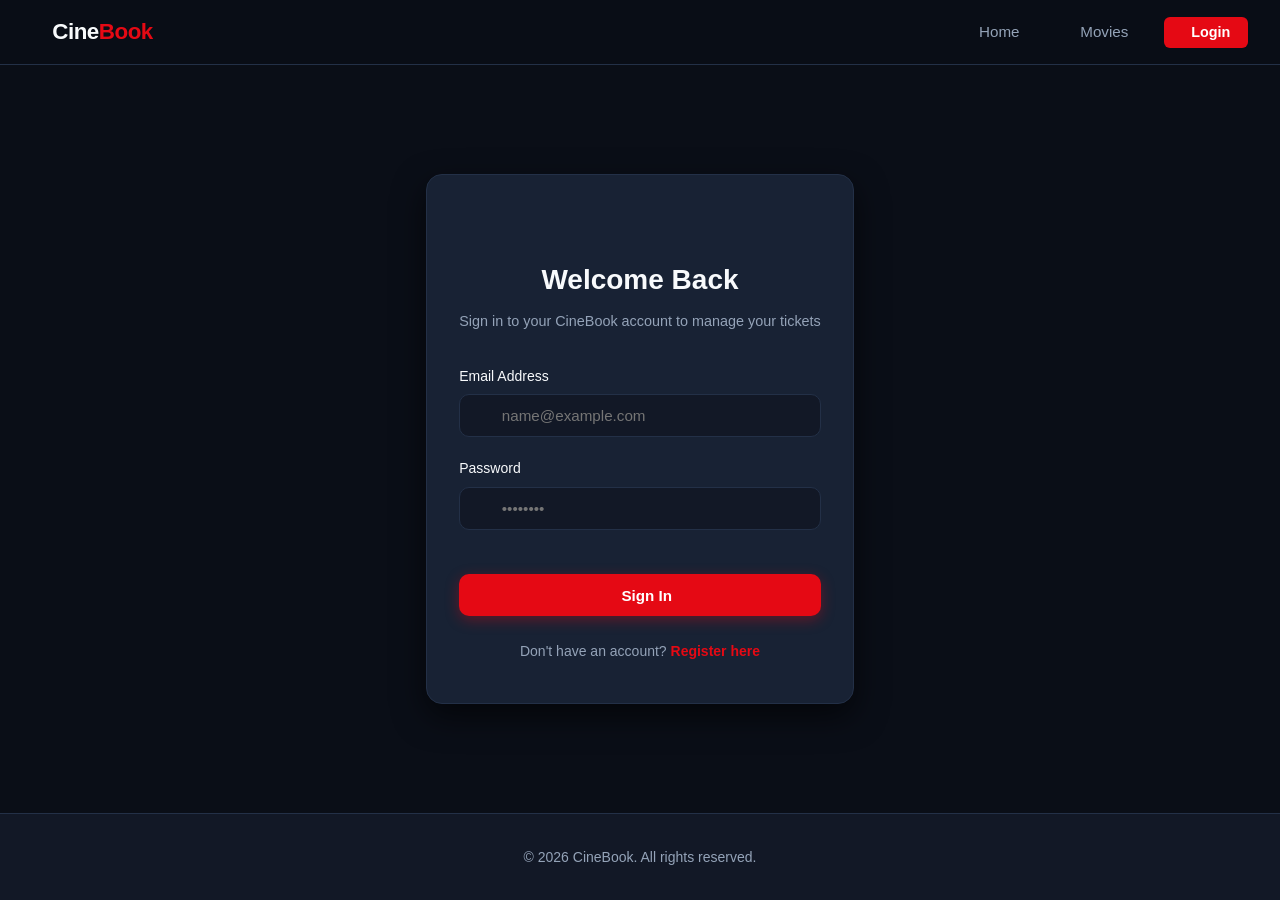
<file: cinebook/frontend/pages/booking-summary.html>
<!DOCTYPE html>
<html lang="en">
<head>
    <meta charset="UTF-8">
    <meta name="viewport" content="width=device-width, initial-scale=1.0">
    <title>Booking Summary & Payment – CineBook</title>
    <!-- Google Fonts -->
    <link rel="preconnect" href="https://fonts.googleapis.com">
    <link rel="preconnect" href="https://fonts.gstatic.com" crossorigin>
    <link href="https://fonts.googleapis.com/css2?family=Poppins:wght@300;400;500;600;700;800&display=swap" rel="stylesheet">
    <!-- Font Awesome CDN -->
    <link rel="stylesheet" href="https://cdnjs.cloudflare.com/ajax/libs/font-awesome/6.5.1/css/all.min.css">
    <!-- Main CSS -->
    <link rel="stylesheet" href="../css/style.css">
</head>
<body>

    <!-- Navigation Bar -->
    <nav class="navbar">
        <a href="../index.html" class="nav-brand">
            <i class="fa-solid fa-film"></i>
            <span>Cine<span class="logo-highlight">Book</span></span>
        </a>
        <ul class="nav-links">
            <li>
                <a href="../index.html" class="nav-link">
                    <i class="fa-solid fa-house"></i>
                    <span>Home</span>
                </a>
            </li>
            <li>
                <a href="movies.html" class="nav-link">
                    <i class="fa-solid fa-film"></i>
                    <span>Movies</span>
                </a>
            </li>
            <li>
                <a href="my-bookings.html" class="nav-link">
                    <i class="fa-solid fa-ticket"></i>
                    <span>My Bookings</span>
                </a>
            </li>
            <li id="navAuthContainer">
                <a href="login.html" class="btn-nav-auth">
                    <i class="fa-solid fa-user"></i> Login
                </a>
            </li>
        </ul>
    </nav>

    <!-- Main Content -->
    <main class="container">
        <!-- 1. Booking Summary & Payment View -->
        <div class="summary-container" id="bookingSummaryContainer">
            <h2 style="font-size: 1.6rem; font-weight: 700; margin-bottom: 1.5rem; display: flex; align-items: center; gap: 0.6rem;">
                <i class="fa-solid fa-receipt" style="color: var(--accent-red);"></i> BOOKING SUMMARY
            </h2>

            <!-- Movie Info Header -->
            <div class="summary-card-header">
                <img id="summaryMovieThumb" class="summary-thumb" src="" alt="Poster">
                <div class="summary-movie-info">
                    <h3 class="summary-movie-title" id="summaryMovieTitle">Movie Title</h3>
                    <div class="summary-movie-detail">
                        <i class="fa-solid fa-calendar" style="color: var(--accent-red);"></i>
                        <span id="summaryShowDate">2026-09-10</span>
                    </div>
                    <div class="summary-movie-detail">
                        <i class="fa-solid fa-clock" style="color: var(--accent-red);"></i>
                        <span id="summaryShowTime">07:00 PM</span>
                    </div>
                </div>
            </div>

            <!-- Pricing Breakdown -->
            <div class="summary-table">
                <div class="summary-row">
                    <span style="color: var(--text-secondary);">Selected Seats:</span>
                    <strong id="summarySeats" style="color: var(--accent-amber);">-</strong>
                </div>
                <div class="summary-row">
                    <span style="color: var(--text-secondary);">Number of Tickets:</span>
                    <strong id="summaryTicketCount">0</strong>
                </div>
                <div class="summary-row">
                    <span style="color: var(--text-secondary);">Price per Ticket:</span>
                    <strong id="summaryTicketPrice">₹0</strong>
                </div>
                <div class="summary-row total-row">
                    <span>Total Amount:</span>
                    <span id="summaryTotalAmount">₹0</span>
                </div>
            </div>

            <!-- Payment Simulation -->
            <div class="payment-methods-box">
                <label class="payment-label">
                    <i class="fa-solid fa-wallet" style="color: var(--accent-amber);"></i> Select Payment Method:
                </label>
                <div class="payment-options">
                    <div class="payment-option active" data-method="UPI">
                        <i class="fa-solid fa-mobile-screen-button"></i>
                        <span>UPI / QR</span>
                    </div>
                    <div class="payment-option" data-method="CARD">
                        <i class="fa-solid fa-credit-card"></i>
                        <span>Credit / Debit Card</span>
                    </div>
                    <div class="payment-option" data-method="CASH">
                        <i class="fa-solid fa-money-bill-wave"></i>
                        <span>Cash at Counter</span>
                    </div>
                </div>
            </div>

            <!-- Proceed Button -->
            <button class="btn btn-primary btn-block" id="btnSimulatePayment" style="padding: 0.9rem; font-size: 1.05rem;">
                <i class="fa-solid fa-lock"></i> <span id="payButtonAmount">PAY ₹0</span>
            </button>

            <p style="text-align: center; color: var(--text-muted); font-size: 0.8rem; margin-top: 1rem;">
                <i class="fa-solid fa-shield-halved"></i> Simulated secure checkout. No real money will be charged.
            </p>
        </div>

        <!-- 2. Booking Confirmation View (Initially Hidden, Shown on Success) -->
        <div id="bookingConfirmationContainer" style="display: none;">
            <!-- Rendered by booking.js on successful payment -->
        </div>
    </main>

    <!-- Footer -->
    <footer class="footer">
        <div>&copy; 2026 CineBook – Online Movie Ticket Booking System</div>
    </footer>

    <!-- Scripts -->
    <script src="../js/api.js"></script>
    <script src="../js/auth.js"></script>
    <script src="../js/booking.js"></script>
</body>
</html>
</file>
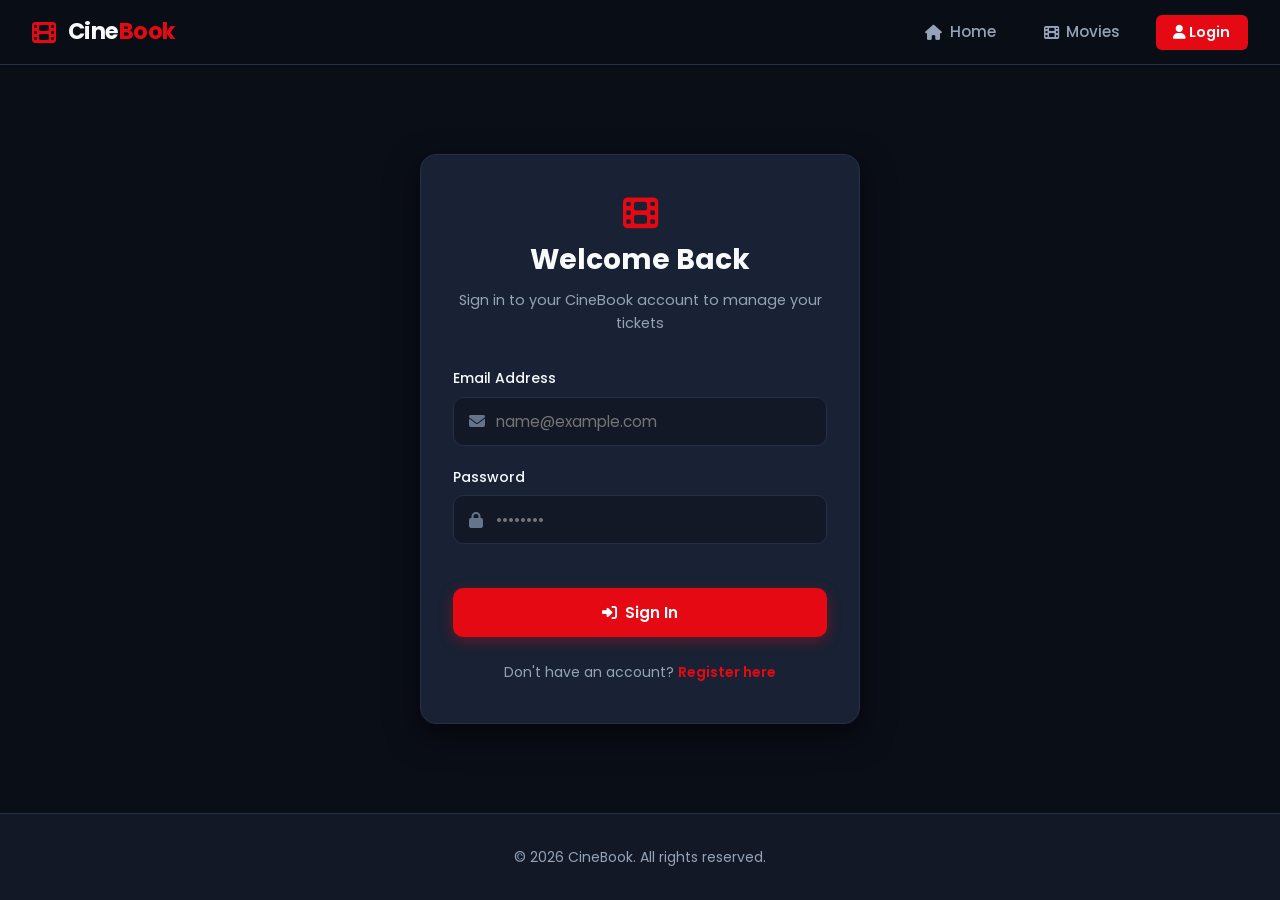
<file: cinebook/frontend/pages/login.html>
<!DOCTYPE html>
<html lang="en">
<head>
    <meta charset="UTF-8">
    <meta name="viewport" content="width=device-width, initial-scale=1.0">
    <title>Login – CineBook</title>
    <!-- Google Fonts -->
    <link rel="preconnect" href="https://fonts.googleapis.com">
    <link rel="preconnect" href="https://fonts.gstatic.com" crossorigin>
    <link href="https://fonts.googleapis.com/css2?family=Poppins:wght@300;400;500;600;700;800&display=swap" rel="stylesheet">
    <!-- Font Awesome CDN -->
    <link rel="stylesheet" href="https://cdnjs.cloudflare.com/ajax/libs/font-awesome/6.5.1/css/all.min.css">
    <!-- Main CSS -->
    <link rel="stylesheet" href="../css/style.css">
</head>
<body>

    <!-- Navigation Bar -->
    <nav class="navbar">
        <a href="../index.html" class="nav-brand">
            <i class="fa-solid fa-film"></i>
            <span>Cine<span class="logo-highlight">Book</span></span>
        </a>
        <ul class="nav-links">
            <li>
                <a href="../index.html" class="nav-link">
                    <i class="fa-solid fa-house"></i>
                    <span>Home</span>
                </a>
            </li>
            <li>
                <a href="movies.html" class="nav-link">
                    <i class="fa-solid fa-film"></i>
                    <span>Movies</span>
                </a>
            </li>
            <li id="navAuthContainer">
                <a href="login.html" class="btn-nav-auth">
                    <i class="fa-solid fa-user"></i> Login
                </a>
            </li>
        </ul>
    </nav>

    <!-- Main Auth Form -->
    <main class="container" style="display: flex; align-items: center; justify-content: center;">
        <div class="auth-wrapper">
            <div class="auth-header">
                <i class="fa-solid fa-film" style="font-size: 2.2rem; color: var(--accent-red); margin-bottom: 0.5rem;"></i>
                <h2>Welcome Back</h2>
                <p>Sign in to your CineBook account to manage your tickets</p>
            </div>

            <form id="loginForm">
                <div class="form-group">
                    <label class="form-label" for="email">Email Address</label>
                    <div class="form-input-box">
                        <i class="fa-solid fa-envelope"></i>
                        <input type="email" id="email" class="form-control" placeholder="name@example.com" required autocomplete="email">
                    </div>
                </div>

                <div class="form-group">
                    <label class="form-label" for="password">Password</label>
                    <div class="form-input-box">
                        <i class="fa-solid fa-lock"></i>
                        <input type="password" id="password" class="form-control" placeholder="••••••••" required autocomplete="current-password">
                    </div>
                </div>

                <button type="submit" class="btn btn-primary btn-block" id="btnLoginSubmit" style="margin-top: 1.5rem; padding: 0.8rem;">
                    <i class="fa-solid fa-right-to-bracket"></i> Sign In
                </button>
            </form>

            <div class="auth-footer">
                Don't have an account? <a href="register.html">Register here</a>
            </div>
        </div>
    </main>

    <!-- Footer -->
    <footer class="footer">
        <div>&copy; 2026 CineBook. All rights reserved.</div>
    </footer>

    <!-- Scripts -->
    <script src="../js/api.js"></script>
    <script src="../js/auth.js"></script>
</body>
</html>
</file>
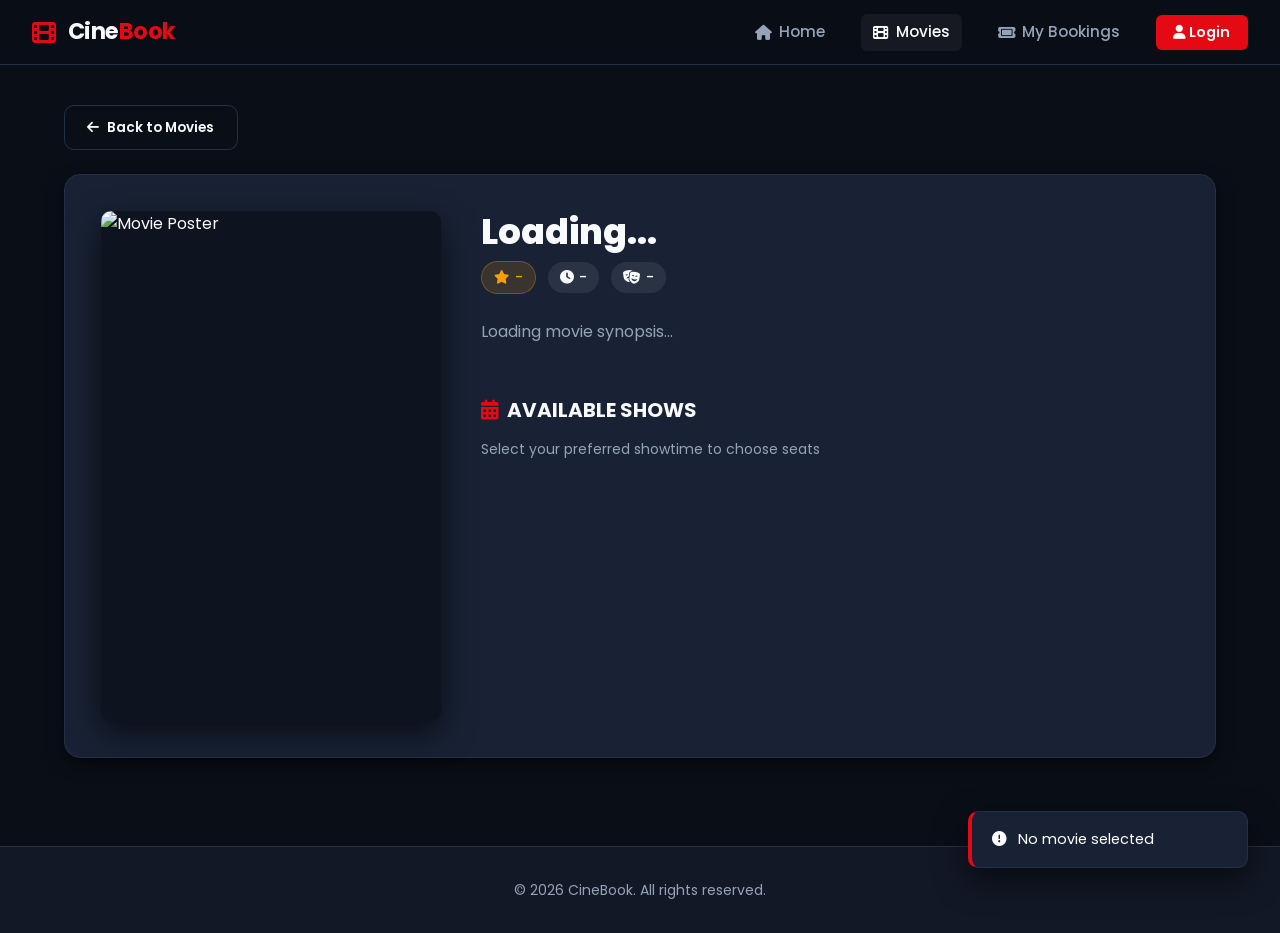
<file: cinebook/frontend/pages/movie-details.html>
<!DOCTYPE html>
<html lang="en">
<head>
    <meta charset="UTF-8">
    <meta name="viewport" content="width=device-width, initial-scale=1.0">
    <title>Movie Details – CineBook</title>
    <!-- Google Fonts -->
    <link rel="preconnect" href="https://fonts.googleapis.com">
    <link rel="preconnect" href="https://fonts.gstatic.com" crossorigin>
    <link href="https://fonts.googleapis.com/css2?family=Poppins:wght@300;400;500;600;700;800&display=swap" rel="stylesheet">
    <!-- Font Awesome CDN -->
    <link rel="stylesheet" href="https://cdnjs.cloudflare.com/ajax/libs/font-awesome/6.5.1/css/all.min.css">
    <!-- Main CSS -->
    <link rel="stylesheet" href="../css/style.css">
</head>
<body>

    <!-- Navigation Bar -->
    <nav class="navbar">
        <a href="../index.html" class="nav-brand">
            <i class="fa-solid fa-film"></i>
            <span>Cine<span class="logo-highlight">Book</span></span>
        </a>
        <ul class="nav-links">
            <li>
                <a href="../index.html" class="nav-link">
                    <i class="fa-solid fa-house"></i>
                    <span>Home</span>
                </a>
            </li>
            <li>
                <a href="movies.html" class="nav-link active">
                    <i class="fa-solid fa-film"></i>
                    <span>Movies</span>
                </a>
            </li>
            <li>
                <a href="my-bookings.html" class="nav-link">
                    <i class="fa-solid fa-ticket"></i>
                    <span>My Bookings</span>
                </a>
            </li>
            <li id="navAuthContainer">
                <a href="login.html" class="btn-nav-auth">
                    <i class="fa-solid fa-user"></i> Login
                </a>
            </li>
        </ul>
    </nav>

    <!-- Main Movie Details Content -->
    <main class="container">
        <!-- Back Button -->
        <a href="movies.html" class="btn btn-outline" style="margin-bottom: 1.5rem; font-size: 0.85rem;">
            <i class="fa-solid fa-arrow-left"></i> Back to Movies
        </a>

        <!-- Movie Details Card -->
        <div class="movie-details-wrapper" id="movieDetailsSection">
            <!-- Large Poster -->
            <div class="details-poster-box">
                <img id="moviePoster" src="" alt="Movie Poster" referrerpolicy="no-referrer" onerror="this.onerror=null; this.src='https://images.unsplash.com/photo-1489599849927-2ee91cede3ba?w=800&auto=format&fit=crop&q=80';">
            </div>

            <!-- Content -->
            <div class="details-content">
                <h1 class="details-title" id="movieTitle">Loading...</h1>
                
                <div class="details-badges">
                    <span class="badge-item badge-rating">
                        <i class="fa-solid fa-star"></i> <span id="movieRating">-</span>
                    </span>
                    <span class="badge-item">
                        <i class="fa-solid fa-clock"></i> <span id="movieDuration">-</span>
                    </span>
                    <span class="badge-item">
                        <i class="fa-solid fa-masks-theater"></i> <span id="movieGenre">-</span>
                    </span>
                </div>

                <div class="details-synopsis" id="movieDescription">
                    Loading movie synopsis...
                </div>

                <!-- Available Shows Section -->
                <div class="shows-section">
                    <h3 style="font-size: 1.25rem; font-weight: 700; margin-bottom: 0.75rem; display: flex; align-items: center; gap: 0.5rem;">
                        <i class="fa-solid fa-calendar-days" style="color: var(--accent-red);"></i> AVAILABLE SHOWS
                    </h3>
                    <p style="color: var(--text-secondary); font-size: 0.875rem; margin-bottom: 1rem;">
                        Select your preferred showtime to choose seats
                    </p>

                    <!-- Shows Grid -->
                    <div class="shows-grid" id="showsGrid">
                        <!-- Loaded dynamically by movies.js -->
                    </div>
                </div>
            </div>
        </div>
    </main>

    <!-- Footer -->
    <footer class="footer">
        <div>&copy; 2026 CineBook. All rights reserved.</div>
    </footer>

    <!-- Scripts -->
    <script src="../js/api.js"></script>
    <script src="../js/auth.js"></script>
    <script src="../js/movies.js"></script>
</body>
</html>
</file>
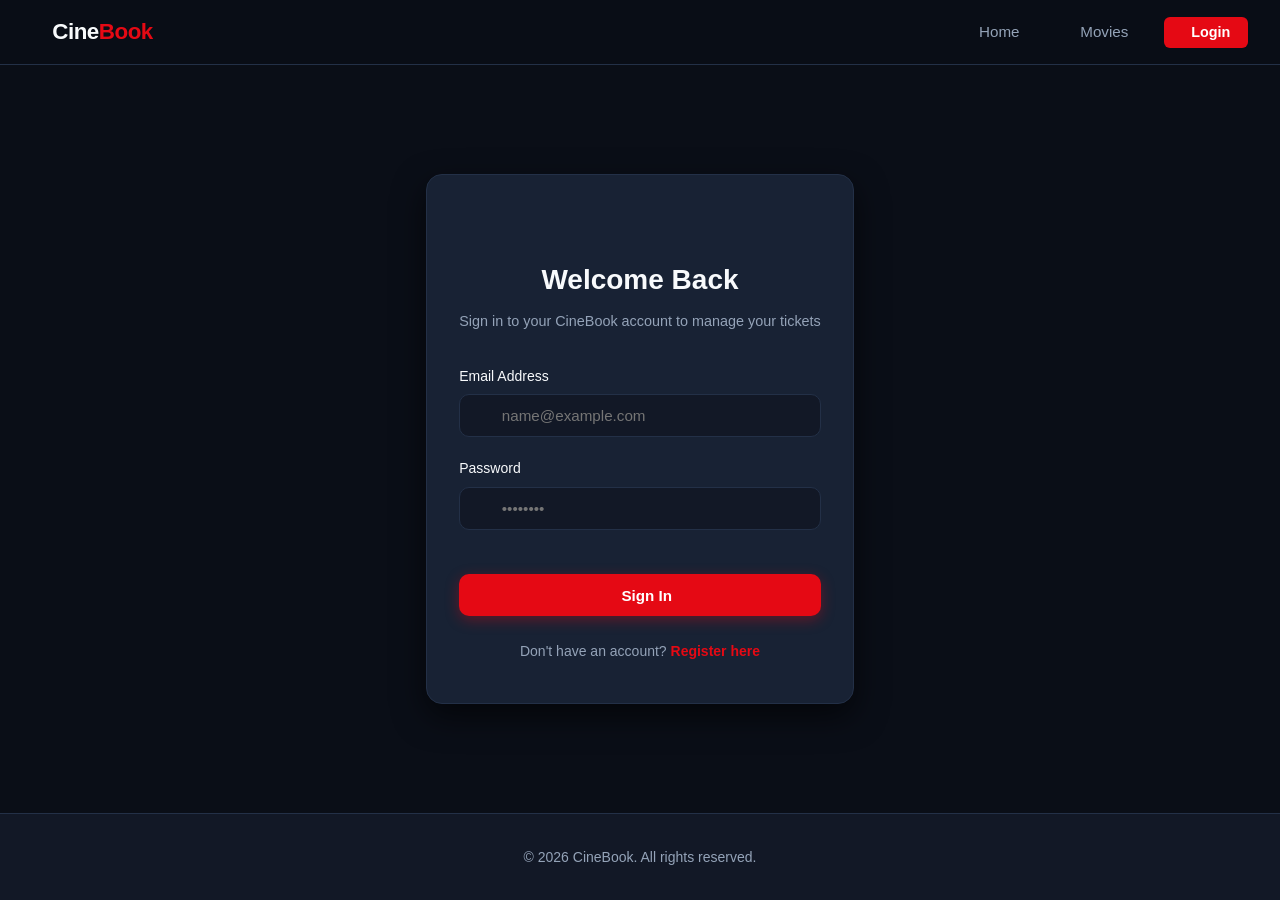
<file: cinebook/frontend/pages/my-bookings.html>
<!DOCTYPE html>
<html lang="en">
<head>
    <meta charset="UTF-8">
    <meta name="viewport" content="width=device-width, initial-scale=1.0">
    <title>My Bookings – CineBook</title>
    <!-- Google Fonts -->
    <link rel="preconnect" href="https://fonts.googleapis.com">
    <link rel="preconnect" href="https://fonts.gstatic.com" crossorigin>
    <link href="https://fonts.googleapis.com/css2?family=Poppins:wght@300;400;500;600;700;800&display=swap" rel="stylesheet">
    <!-- Font Awesome CDN -->
    <link rel="stylesheet" href="https://cdnjs.cloudflare.com/ajax/libs/font-awesome/6.5.1/css/all.min.css">
    <!-- Main CSS -->
    <link rel="stylesheet" href="../css/style.css">
</head>
<body>

    <!-- Navigation Bar -->
    <nav class="navbar">
        <a href="../index.html" class="nav-brand">
            <i class="fa-solid fa-film"></i>
            <span>Cine<span class="logo-highlight">Book</span></span>
        </a>
        <ul class="nav-links">
            <li>
                <a href="../index.html" class="nav-link">
                    <i class="fa-solid fa-house"></i>
                    <span>Home</span>
                </a>
            </li>
            <li>
                <a href="movies.html" class="nav-link">
                    <i class="fa-solid fa-film"></i>
                    <span>Movies</span>
                </a>
            </li>
            <li>
                <a href="my-bookings.html" class="nav-link active">
                    <i class="fa-solid fa-ticket"></i>
                    <span>My Bookings</span>
                </a>
            </li>
            <li id="navAuthContainer">
                <a href="login.html" class="btn-nav-auth">
                    <i class="fa-solid fa-user"></i> Login
                </a>
            </li>
        </ul>
    </nav>

    <!-- Main Content -->
    <main class="container">
        <div class="section-header">
            <div>
                <h1 class="section-title">
                    <i class="fa-solid fa-ticket"></i> My Booking History
                </h1>
                <p class="section-subtitle">Manage your booked movie tickets, view confirmations, or cancel seats</p>
            </div>
            <a href="movies.html" class="btn btn-primary" style="font-size: 0.9rem;">
                <i class="fa-solid fa-plus"></i> Book Another Movie
            </a>
        </div>

        <!-- Bookings List -->
        <div class="bookings-list" id="myBookingsList">
            <!-- Dynamically populated by booking.js -->
        </div>
    </main>

    <!-- Footer -->
    <footer class="footer">
        <div>&copy; 2026 CineBook – Online Movie Ticket Booking System</div>
    </footer>

    <!-- Scripts -->
    <script src="../js/api.js"></script>
    <script src="../js/auth.js"></script>
    <script src="../js/booking.js"></script>
</body>
</html>
</file>
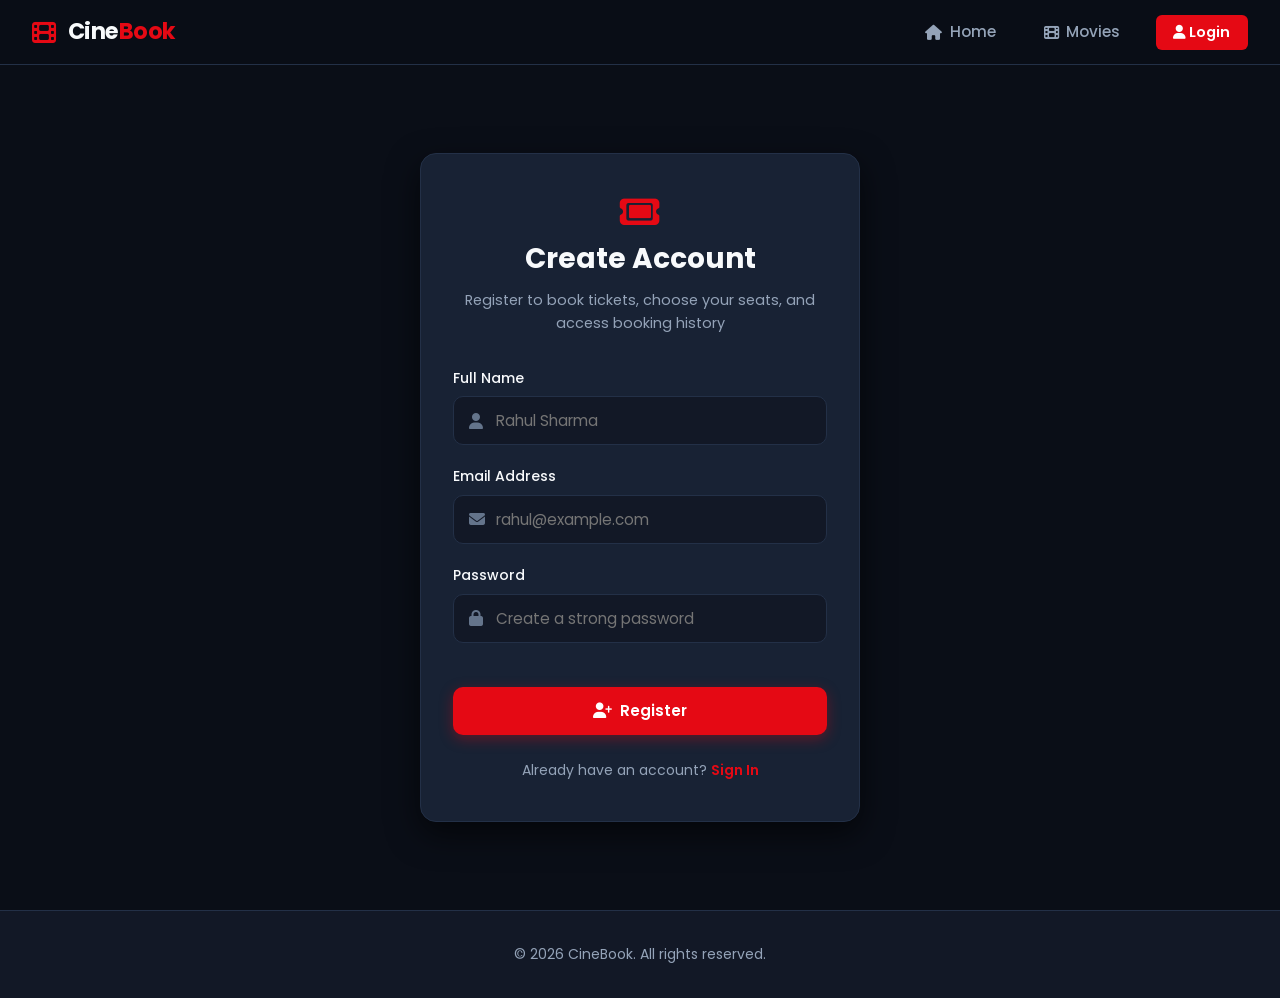
<file: cinebook/frontend/pages/register.html>
<!DOCTYPE html>
<html lang="en">
<head>
    <meta charset="UTF-8">
    <meta name="viewport" content="width=device-width, initial-scale=1.0">
    <title>Create Account – CineBook</title>
    <!-- Google Fonts -->
    <link rel="preconnect" href="https://fonts.googleapis.com">
    <link rel="preconnect" href="https://fonts.gstatic.com" crossorigin>
    <link href="https://fonts.googleapis.com/css2?family=Poppins:wght@300;400;500;600;700;800&display=swap" rel="stylesheet">
    <!-- Font Awesome CDN -->
    <link rel="stylesheet" href="https://cdnjs.cloudflare.com/ajax/libs/font-awesome/6.5.1/css/all.min.css">
    <!-- Main CSS -->
    <link rel="stylesheet" href="../css/style.css">
</head>
<body>

    <!-- Navigation Bar -->
    <nav class="navbar">
        <a href="../index.html" class="nav-brand">
            <i class="fa-solid fa-film"></i>
            <span>Cine<span class="logo-highlight">Book</span></span>
        </a>
        <ul class="nav-links">
            <li>
                <a href="../index.html" class="nav-link">
                    <i class="fa-solid fa-house"></i>
                    <span>Home</span>
                </a>
            </li>
            <li>
                <a href="movies.html" class="nav-link">
                    <i class="fa-solid fa-film"></i>
                    <span>Movies</span>
                </a>
            </li>
            <li id="navAuthContainer">
                <a href="login.html" class="btn-nav-auth">
                    <i class="fa-solid fa-user"></i> Login
                </a>
            </li>
        </ul>
    </nav>

    <!-- Main Auth Form -->
    <main class="container" style="display: flex; align-items: center; justify-content: center;">
        <div class="auth-wrapper">
            <div class="auth-header">
                <i class="fa-solid fa-ticket" style="font-size: 2.2rem; color: var(--accent-red); margin-bottom: 0.5rem;"></i>
                <h2>Create Account</h2>
                <p>Register to book tickets, choose your seats, and access booking history</p>
            </div>

            <form id="registerForm">
                <div class="form-group">
                    <label class="form-label" for="name">Full Name</label>
                    <div class="form-input-box">
                        <i class="fa-solid fa-user"></i>
                        <input type="text" id="name" class="form-control" placeholder="Rahul Sharma" required autocomplete="name">
                    </div>
                </div>

                <div class="form-group">
                    <label class="form-label" for="email">Email Address</label>
                    <div class="form-input-box">
                        <i class="fa-solid fa-envelope"></i>
                        <input type="email" id="email" class="form-control" placeholder="rahul@example.com" required autocomplete="email">
                    </div>
                </div>

                <div class="form-group">
                    <label class="form-label" for="password">Password</label>
                    <div class="form-input-box">
                        <i class="fa-solid fa-lock"></i>
                        <input type="password" id="password" class="form-control" placeholder="Create a strong password" required minlength="6" autocomplete="new-password">
                    </div>
                </div>

                <button type="submit" class="btn btn-primary btn-block" id="btnRegisterSubmit" style="margin-top: 1.5rem; padding: 0.8rem;">
                    <i class="fa-solid fa-user-plus"></i> Register
                </button>
            </form>

            <div class="auth-footer">
                Already have an account? <a href="login.html">Sign In</a>
            </div>
        </div>
    </main>

    <!-- Footer -->
    <footer class="footer">
        <div>&copy; 2026 CineBook. All rights reserved.</div>
    </footer>

    <!-- Scripts -->
    <script src="../js/api.js"></script>
    <script src="../js/auth.js"></script>
</body>
</html>
</file>
<file: cinebook/frontend/css/style.css>
/* ============================================================
   CineBook - Modern Cinema Theme Stylesheet
   ============================================================ */

:root {
  --bg-primary: #0a0e17;
  --bg-secondary: #121826;
  --bg-card: #182234;
  --bg-card-hover: #1f2c42;
  --text-primary: #f8fafc;
  --text-secondary: #94a3b8;
  --text-muted: #64748b;
  --accent-red: #e50914;
  --accent-red-hover: #f40612;
  --accent-amber: #f59e0b;
  --accent-green: #10b981;
  --border-color: #233047;
  --border-focus: #3b82f6;
  --seat-available: #25334d;
  --seat-available-border: #3b82f6;
  --seat-selected: #f59e0b;
  --seat-booked: #334155;
  --shadow-sm: 0 2px 4px rgba(0, 0, 0, 0.4);
  --shadow-md: 0 6px 16px rgba(0, 0, 0, 0.5);
  --shadow-lg: 0 12px 32px rgba(0, 0, 0, 0.6);
  --radius-sm: 6px;
  --radius-md: 10px;
  --radius-lg: 16px;
  --radius-full: 9999px;
  --font-main: 'Poppins', -apple-system, BlinkMacSystemFont, "Segoe UI", Roboto, sans-serif;
}

* {
  margin: 0;
  padding: 0;
  box-sizing: border-box;
}

body {
  font-family: var(--font-main);
  background-color: var(--bg-primary);
  color: var(--text-primary);
  line-height: 1.6;
  min-height: 100vh;
  display: flex;
  flex-direction: column;
}

a {
  color: inherit;
  text-decoration: none;
}

/* ============================================================
   Header & Navbar
   ============================================================ */
.navbar {
  background-color: rgba(10, 14, 23, 0.95);
  backdrop-filter: blur(12px);
  border-bottom: 1px solid var(--border-color);
  position: sticky;
  top: 0;
  z-index: 1000;
  padding: 0.85rem 2rem;
  display: flex;
  justify-content: space-between;
  align-items: center;
}

.nav-brand {
  display: flex;
  align-items: center;
  gap: 0.75rem;
  font-size: 1.4rem;
  font-weight: 700;
  color: var(--text-primary);
  letter-spacing: -0.5px;
}

.nav-brand span.logo-highlight {
  color: var(--accent-red);
}

.nav-brand i {
  color: var(--accent-red);
  font-size: 1.5rem;
}

.nav-links {
  display: flex;
  align-items: center;
  gap: 1.5rem;
  list-style: none;
}

.nav-link {
  color: var(--text-secondary);
  font-weight: 500;
  font-size: 0.95rem;
  display: flex;
  align-items: center;
  gap: 0.45rem;
  padding: 0.4rem 0.75rem;
  border-radius: var(--radius-sm);
  transition: all 0.2s ease;
}

.nav-link:hover,
.nav-link.active {
  color: #fff;
  background-color: rgba(255, 255, 255, 0.05);
}

.nav-user-badge {
  display: flex;
  align-items: center;
  gap: 0.5rem;
  background-color: var(--bg-card);
  padding: 0.35rem 0.9rem;
  border-radius: var(--radius-full);
  border: 1px solid var(--border-color);
  font-size: 0.875rem;
  font-weight: 500;
  color: var(--text-primary);
}

.btn-nav-auth {
  background-color: var(--accent-red);
  color: #fff;
  padding: 0.45rem 1.1rem;
  border-radius: var(--radius-sm);
  font-weight: 600;
  font-size: 0.9rem;
  transition: background-color 0.2s;
}

.btn-nav-auth:hover {
  background-color: var(--accent-red-hover);
}

/* ============================================================
   Hero Section
   ============================================================ */
.hero-section {
  position: relative;
  min-height: 520px;
  display: flex;
  align-items: center;
  justify-content: center;
  text-align: center;
  padding: 4rem 1.5rem;
  background: linear-gradient(180deg, rgba(10, 14, 23, 0.6) 0%, rgba(10, 14, 23, 0.95) 100%),
              url('https://images.unsplash.com/photo-1489599849927-2ee91cede3ba?w=1600&auto=format&fit=crop&q=80') center/cover no-repeat;
  background-color: #0b0f19;
}

.hero-content {
  max-width: 820px;
  z-index: 2;
  animation: fadeIn 0.8s ease-out;
}

.hero-tagline {
  display: inline-flex;
  align-items: center;
  gap: 0.5rem;
  background: rgba(229, 9, 20, 0.15);
  border: 1px solid rgba(229, 9, 20, 0.4);
  color: #f87171;
  padding: 0.3rem 1rem;
  border-radius: var(--radius-full);
  font-size: 0.85rem;
  font-weight: 600;
  margin-bottom: 1.25rem;
  text-transform: uppercase;
  letter-spacing: 0.5px;
}

.hero-title {
  font-size: clamp(2.2rem, 5vw, 3.6rem);
  font-weight: 800;
  line-height: 1.15;
  margin-bottom: 1rem;
  color: #ffffff;
  letter-spacing: -1px;
}

.hero-subtitle {
  font-size: clamp(1rem, 2vw, 1.2rem);
  color: var(--text-secondary);
  margin-bottom: 2rem;
  max-width: 650px;
  margin-left: auto;
  margin-right: auto;
}

.hero-buttons {
  display: flex;
  gap: 1rem;
  justify-content: center;
  flex-wrap: wrap;
}

/* ============================================================
   Buttons
   ============================================================ */
.btn {
  display: inline-flex;
  align-items: center;
  justify-content: center;
  gap: 0.5rem;
  font-family: inherit;
  font-weight: 600;
  font-size: 0.95rem;
  padding: 0.65rem 1.4rem;
  border-radius: var(--radius-md);
  border: none;
  cursor: pointer;
  transition: all 0.2s ease;
  white-space: nowrap;
}

.btn-primary {
  background-color: var(--accent-red);
  color: #fff;
  box-shadow: 0 4px 14px rgba(229, 9, 20, 0.35);
}

.btn-primary:hover {
  background-color: var(--accent-red-hover);
  transform: translateY(-1px);
  box-shadow: 0 6px 20px rgba(229, 9, 20, 0.45);
}

.btn-secondary {
  background-color: var(--bg-card);
  color: var(--text-primary);
  border: 1px solid var(--border-color);
}

.btn-secondary:hover {
  background-color: var(--bg-card-hover);
  border-color: #3b82f6;
}

.btn-outline {
  background: transparent;
  color: var(--text-primary);
  border: 1px solid var(--border-color);
}

.btn-outline:hover {
  background: rgba(255, 255, 255, 0.05);
  border-color: #94a3b8;
}

.btn-danger {
  background-color: rgba(239, 68, 68, 0.15);
  color: #ef4444;
  border: 1px solid rgba(239, 68, 68, 0.3);
}

.btn-danger:hover {
  background-color: #ef4444;
  color: #ffffff;
}

.btn-block {
  width: 100%;
}

.btn:disabled {
  opacity: 0.5;
  cursor: not-allowed;
  pointer-events: none;
}

/* ============================================================
   Layout & Container
   ============================================================ */
.container {
  width: 100%;
  max-width: 1200px;
  margin: 0 auto;
  padding: 2.5rem 1.5rem;
  flex: 1;
}

.section-header {
  display: flex;
  justify-content: space-between;
  align-items: flex-end;
  margin-bottom: 2rem;
  flex-wrap: wrap;
  gap: 1rem;
}

.section-title {
  font-size: 1.75rem;
  font-weight: 700;
  display: flex;
  align-items: center;
  gap: 0.65rem;
}

.section-title i {
  color: var(--accent-red);
}

.section-subtitle {
  color: var(--text-secondary);
  font-size: 0.95rem;
  margin-top: 0.25rem;
}

/* ============================================================
   Search & Filter Bar
   ============================================================ */
.search-wrapper {
  position: relative;
  max-width: 450px;
  width: 100%;
  margin-bottom: 2rem;
}

.search-input {
  width: 100%;
  padding: 0.75rem 1rem 0.75rem 2.75rem;
  background-color: var(--bg-card);
  border: 1px solid var(--border-color);
  border-radius: var(--radius-md);
  color: var(--text-primary);
  font-size: 0.95rem;
  outline: none;
  transition: border-color 0.2s;
}

.search-input:focus {
  border-color: var(--border-focus);
}

.search-icon {
  position: absolute;
  left: 1rem;
  top: 50%;
  transform: translateY(-50%);
  color: var(--text-muted);
}

/* ============================================================
   Movie Categories / Genre Filter Bar
   ============================================================ */
.category-filter-container {
  margin-bottom: 2rem;
  overflow-x: auto;
  padding-bottom: 0.5rem;
  scrollbar-width: thin;
  scrollbar-color: var(--border-color) transparent;
}

.category-filter-container::-webkit-scrollbar {
  height: 6px;
}

.category-filter-container::-webkit-scrollbar-thumb {
  background-color: var(--border-color);
  border-radius: var(--radius-full);
}

.category-filters {
  display: flex;
  gap: 0.6rem;
  align-items: center;
  flex-wrap: nowrap;
  min-width: max-content;
}

.category-pill {
  background-color: var(--bg-card);
  color: var(--text-secondary);
  border: 1px solid var(--border-color);
  padding: 0.5rem 1.15rem;
  border-radius: var(--radius-full);
  font-size: 0.875rem;
  font-weight: 500;
  cursor: pointer;
  white-space: nowrap;
  transition: all 0.2s ease;
  display: inline-flex;
  align-items: center;
  gap: 0.4rem;
}

.category-pill:hover {
  color: #ffffff;
  background-color: var(--bg-card-hover);
  border-color: rgba(229, 9, 20, 0.4);
  transform: translateY(-1px);
}

.category-pill.active {
  background-color: var(--accent-red);
  color: #ffffff;
  border-color: var(--accent-red);
  box-shadow: 0 4px 14px rgba(229, 9, 20, 0.4);
  font-weight: 600;
}

/* ============================================================
   Featured Movies Section
   ============================================================ */
.featured-section {
  margin-bottom: 3.5rem;
}

.featured-grid {
  display: grid;
  grid-template-columns: repeat(3, 1fr);
  gap: 1.75rem;
}

@media (max-width: 1024px) {
  .featured-grid {
    grid-template-columns: repeat(2, 1fr);
  }
}

@media (max-width: 640px) {
  .featured-grid {
    grid-template-columns: 1fr;
  }
}

.featured-card {
  background: linear-gradient(145deg, #161f30 0%, #0d131f 100%);
  border: 1px solid rgba(229, 9, 20, 0.3);
  border-radius: var(--radius-lg);
  overflow: hidden;
  display: flex;
  box-shadow: 0 8px 24px rgba(0, 0, 0, 0.5);
  transition: transform 0.3s ease, box-shadow 0.3s ease, border-color 0.3s ease;
  position: relative;
}

.featured-card:hover {
  transform: translateY(-6px);
  box-shadow: 0 16px 36px rgba(0, 0, 0, 0.7), 0 0 25px rgba(229, 9, 20, 0.3);
  border-color: var(--accent-red);
}

.featured-poster-box {
  width: 40%;
  position: relative;
  overflow: hidden;
}

.featured-poster-box img {
  width: 100%;
  height: 100%;
  object-fit: cover;
  transition: transform 0.4s ease;
}

.featured-card:hover .featured-poster-box img {
  transform: scale(1.08);
}

.featured-info {
  width: 60%;
  padding: 1.5rem;
  display: flex;
  flex-direction: column;
  justify-content: space-between;
}

.featured-badge {
  display: inline-flex;
  align-items: center;
  gap: 0.35rem;
  background: linear-gradient(90deg, #e50914, #ff334b);
  color: #ffffff;
  font-size: 0.75rem;
  font-weight: 700;
  text-transform: uppercase;
  padding: 0.25rem 0.65rem;
  border-radius: var(--radius-sm);
  width: fit-content;
  margin-bottom: 0.5rem;
  letter-spacing: 0.5px;
}

/* ============================================================
   Movie Cards Grid - Responsive Specifications:
   Desktop: 4 or more per row
   Tablet: 2 to 3 per row
   Mobile: 1 per row
   ============================================================ */
.movies-grid {
  display: grid;
  grid-template-columns: repeat(4, 1fr);
  gap: 1.75rem;
}

@media (min-width: 1400px) {
  .movies-grid {
    grid-template-columns: repeat(5, 1fr);
  }
}

@media (max-width: 1100px) {
  .movies-grid {
    grid-template-columns: repeat(3, 1fr);
  }
}

@media (max-width: 768px) {
  .movies-grid {
    grid-template-columns: repeat(2, 1fr);
    gap: 1.25rem;
  }
}

@media (max-width: 480px) {
  .movies-grid {
    grid-template-columns: 1fr;
    gap: 1.5rem;
  }
}

.movie-card {
  background-color: var(--bg-card);
  border: 1px solid var(--border-color);
  border-radius: var(--radius-lg);
  overflow: hidden;
  transition: transform 0.3s ease, box-shadow 0.3s ease, border-color 0.3s ease;
  display: flex;
  flex-direction: column;
}

.movie-card:hover {
  transform: translateY(-8px);
  box-shadow: 0 14px 28px rgba(0, 0, 0, 0.6), 0 0 20px rgba(229, 9, 20, 0.25);
  border-color: rgba(229, 9, 20, 0.5);
}

.poster-container {
  position: relative;
  aspect-ratio: 2 / 3;
  overflow: hidden;
  background-color: #121826;
}

.movie-poster {
  width: 100%;
  height: 100%;
  object-fit: cover;
  transition: transform 0.4s ease;
}

.movie-card:hover .movie-poster {
  transform: scale(1.06);
}

.rating-badge {
  position: absolute;
  top: 0.75rem;
  right: 0.75rem;
  background: rgba(10, 14, 23, 0.85);
  backdrop-filter: blur(8px);
  color: var(--accent-amber);
  font-weight: 700;
  font-size: 0.85rem;
  padding: 0.25rem 0.6rem;
  border-radius: var(--radius-full);
  display: flex;
  align-items: center;
  gap: 0.3rem;
  border: 1px solid rgba(245, 158, 11, 0.3);
}

.movie-info {
  padding: 1.25rem;
  display: flex;
  flex-direction: column;
  flex: 1;
}

.movie-title {
  font-size: 1.15rem;
  font-weight: 700;
  margin-bottom: 0.4rem;
  white-space: nowrap;
  overflow: hidden;
  text-overflow: ellipsis;
}

.movie-meta {
  display: flex;
  align-items: center;
  gap: 0.75rem;
  color: var(--text-secondary);
  font-size: 0.85rem;
  margin-bottom: 0.75rem;
}

.movie-meta span {
  display: flex;
  align-items: center;
  gap: 0.25rem;
}

.movie-genre-badge {
  display: inline-block;
  background-color: rgba(255, 255, 255, 0.06);
  color: var(--text-secondary);
  padding: 0.2rem 0.55rem;
  border-radius: var(--radius-sm);
  font-size: 0.75rem;
  margin-bottom: 1rem;
}

.movie-card .btn-book {
  margin-top: auto;
  width: 100%;
}

/* ============================================================
   Movie Details Page
   ============================================================ */
.movie-details-wrapper {
  display: grid;
  grid-template-columns: 340px 1fr;
  gap: 2.5rem;
  background-color: var(--bg-card);
  border: 1px solid var(--border-color);
  border-radius: var(--radius-lg);
  padding: 2.25rem;
  box-shadow: var(--shadow-md);
  margin-bottom: 3rem;
}

.details-poster-box {
  border-radius: var(--radius-md);
  overflow: hidden;
  aspect-ratio: 2 / 3;
  box-shadow: var(--shadow-lg);
  background-color: #0d131f;
}

.details-poster-box img {
  width: 100%;
  height: 100%;
  object-fit: cover;
}

.details-content {
  display: flex;
  flex-direction: column;
}

.details-title {
  font-size: 2.2rem;
  font-weight: 800;
  margin-bottom: 0.5rem;
  line-height: 1.2;
}

.details-badges {
  display: flex;
  gap: 0.75rem;
  flex-wrap: wrap;
  align-items: center;
  margin-bottom: 1.5rem;
}

.badge-item {
  display: inline-flex;
  align-items: center;
  gap: 0.35rem;
  background-color: rgba(255, 255, 255, 0.08);
  padding: 0.3rem 0.75rem;
  border-radius: var(--radius-full);
  font-size: 0.85rem;
  font-weight: 500;
}

.badge-rating {
  background-color: rgba(245, 158, 11, 0.15);
  color: var(--accent-amber);
  border: 1px solid rgba(245, 158, 11, 0.3);
}

.details-synopsis {
  font-size: 1rem;
  color: var(--text-secondary);
  line-height: 1.7;
  margin-bottom: 2rem;
}

/* ============================================================
   Showtime Selector
   ============================================================ */
.shows-section {
  margin-top: 1rem;
}

.shows-grid {
  display: grid;
  grid-template-columns: repeat(auto-fill, minmax(200px, 1fr));
  gap: 1rem;
  margin-top: 1rem;
}

.show-card {
  background-color: var(--bg-secondary);
  border: 1px solid var(--border-color);
  border-radius: var(--radius-md);
  padding: 1.1rem;
  text-align: center;
  cursor: pointer;
  transition: all 0.2s ease;
  display: flex;
  flex-direction: column;
  gap: 0.4rem;
}

.show-card:hover,
.show-card.selected {
  border-color: var(--accent-red);
  background-color: rgba(229, 9, 20, 0.08);
  transform: translateY(-2px);
}

.show-date {
  font-size: 0.85rem;
  color: var(--text-secondary);
  display: flex;
  align-items: center;
  justify-content: center;
  gap: 0.35rem;
}

.show-time {
  font-size: 1.25rem;
  font-weight: 700;
  color: #fff;
  display: flex;
  align-items: center;
  justify-content: center;
  gap: 0.35rem;
}

.show-price {
  font-size: 1rem;
  font-weight: 600;
  color: var(--accent-amber);
}

/* ============================================================
   Seat Selection Screen
   ============================================================ */
.screen-container {
  display: flex;
  flex-direction: column;
  align-items: center;
  margin: 1.5rem 0 2.5rem 0;
}

.cinema-screen {
  width: 75%;
  max-width: 550px;
  height: 16px;
  background: linear-gradient(180deg, #60a5fa 0%, rgba(96, 165, 250, 0) 100%);
  border-radius: 50% / 100% 100% 0 0;
  box-shadow: 0 10px 28px rgba(96, 165, 250, 0.3);
  margin-bottom: 0.5rem;
}

.screen-text {
  font-size: 0.8rem;
  font-weight: 600;
  letter-spacing: 2px;
  color: var(--text-muted);
  text-transform: uppercase;
}

.seat-legend {
  display: flex;
  justify-content: center;
  gap: 2rem;
  margin-bottom: 2rem;
  flex-wrap: wrap;
}

.legend-item {
  display: flex;
  align-items: center;
  gap: 0.5rem;
  font-size: 0.875rem;
  color: var(--text-secondary);
}

.legend-box {
  width: 22px;
  height: 22px;
  border-radius: 4px;
}

.legend-available {
  background-color: var(--seat-available);
  border: 1px solid var(--seat-available-border);
}

.legend-selected {
  background-color: var(--seat-selected);
  box-shadow: 0 0 10px rgba(245, 158, 11, 0.5);
}

.legend-booked {
  background-color: var(--seat-booked);
  opacity: 0.6;
}

.seats-layout {
  display: flex;
  flex-direction: column;
  gap: 0.85rem;
  align-items: center;
  margin-bottom: 2.5rem;
}

.seat-row {
  display: flex;
  align-items: center;
  gap: 0.75rem;
}

.row-label {
  width: 24px;
  text-align: center;
  font-weight: 700;
  color: var(--text-muted);
  font-size: 0.9rem;
}

.seats-row-group {
  display: flex;
  gap: 0.75rem;
}

.seat-btn {
  width: 44px;
  height: 40px;
  border-radius: 6px;
  display: flex;
  align-items: center;
  justify-content: center;
  font-size: 0.85rem;
  font-weight: 600;
  cursor: pointer;
  transition: all 0.15s ease;
  border: none;
  font-family: inherit;
  color: #fff;
  user-select: none;
}

.seat-btn.available {
  background-color: var(--seat-available);
  border: 1px solid var(--seat-available-border);
}

.seat-btn.available:hover {
  background-color: #334769;
  transform: scale(1.08);
}

.seat-btn.selected {
  background-color: var(--seat-selected);
  color: #0b0f19;
  font-weight: 700;
  box-shadow: 0 0 12px rgba(245, 158, 11, 0.6);
  transform: scale(1.05);
}

.seat-btn.booked {
  background-color: var(--seat-booked);
  color: #64748b;
  cursor: not-allowed;
  opacity: 0.55;
  text-decoration: line-through;
}

/* Booking Action Bar (Fixed or Sticky Bottom Summary) */
.booking-bar {
  background-color: var(--bg-card);
  border: 1px solid var(--border-color);
  border-radius: var(--radius-lg);
  padding: 1.5rem;
  display: flex;
  justify-content: space-between;
  align-items: center;
  flex-wrap: wrap;
  gap: 1.5rem;
  box-shadow: var(--shadow-lg);
}

.booking-bar-info {
  display: flex;
  gap: 2rem;
  flex-wrap: wrap;
}

.bar-stat {
  display: flex;
  flex-direction: column;
}

.bar-stat-label {
  font-size: 0.8rem;
  color: var(--text-secondary);
  text-transform: uppercase;
  letter-spacing: 0.5px;
}

.bar-stat-value {
  font-size: 1.25rem;
  font-weight: 700;
  color: #fff;
}

.bar-stat-value.highlight {
  color: var(--accent-amber);
}

/* ============================================================
   Booking Summary & Payment Simulation
   ============================================================ */
.summary-container {
  max-width: 700px;
  margin: 0 auto;
  background-color: var(--bg-card);
  border: 1px solid var(--border-color);
  border-radius: var(--radius-lg);
  padding: 2.25rem;
  box-shadow: var(--shadow-lg);
}

.summary-card-header {
  display: flex;
  gap: 1.5rem;
  padding-bottom: 1.5rem;
  border-bottom: 1px solid var(--border-color);
  margin-bottom: 1.5rem;
}

.summary-thumb {
  width: 100px;
  height: 140px;
  object-fit: cover;
  border-radius: var(--radius-md);
  box-shadow: var(--shadow-sm);
}

.summary-movie-info {
  display: flex;
  flex-direction: column;
  justify-content: center;
}

.summary-movie-title {
  font-size: 1.5rem;
  font-weight: 700;
  margin-bottom: 0.4rem;
}

.summary-movie-detail {
  font-size: 0.9rem;
  color: var(--text-secondary);
  display: flex;
  align-items: center;
  gap: 0.4rem;
  margin-bottom: 0.25rem;
}

.summary-table {
  width: 100%;
  margin-bottom: 1.75rem;
}

.summary-row {
  display: flex;
  justify-content: space-between;
  padding: 0.75rem 0;
  border-bottom: 1px solid rgba(255, 255, 255, 0.05);
  font-size: 0.95rem;
}

.summary-row.total-row {
  border-bottom: none;
  padding-top: 1rem;
  font-size: 1.2rem;
  font-weight: 700;
  color: var(--accent-amber);
}

.payment-methods-box {
  margin-bottom: 1.75rem;
}

.payment-label {
  font-size: 0.95rem;
  font-weight: 600;
  margin-bottom: 0.75rem;
  display: block;
}

.payment-options {
  display: grid;
  grid-template-columns: repeat(3, 1fr);
  gap: 1rem;
}

.payment-option {
  border: 1px solid var(--border-color);
  background-color: var(--bg-secondary);
  padding: 1rem;
  border-radius: var(--radius-md);
  text-align: center;
  cursor: pointer;
  transition: all 0.2s;
  display: flex;
  flex-direction: column;
  align-items: center;
  gap: 0.5rem;
}

.payment-option i {
  font-size: 1.4rem;
  color: var(--text-secondary);
}

.payment-option span {
  font-size: 0.85rem;
  font-weight: 600;
}

.payment-option.active {
  border-color: var(--accent-amber);
  background-color: rgba(245, 158, 11, 0.1);
}

.payment-option.active i,
.payment-option.active span {
  color: var(--accent-amber);
}

/* ============================================================
   Ticket & Confirmation Card
   ============================================================ */
.ticket-wrapper {
  max-width: 600px;
  margin: 0 auto;
  text-align: center;
}

.success-icon-wrapper {
  width: 72px;
  height: 72px;
  border-radius: 50%;
  background: rgba(16, 185, 129, 0.15);
  border: 2px solid var(--accent-green);
  color: var(--accent-green);
  display: flex;
  align-items: center;
  justify-content: center;
  font-size: 2.2rem;
  margin: 0 auto 1.25rem auto;
  animation: popIn 0.5s cubic-bezier(0.175, 0.885, 0.32, 1.275);
}

.confirmation-card {
  background-color: var(--bg-card);
  border: 1px solid var(--border-color);
  border-radius: var(--radius-lg);
  padding: 2.25rem;
  text-align: left;
  box-shadow: var(--shadow-lg);
  position: relative;
  overflow: hidden;
  margin-top: 1.5rem;
}

.ticket-header {
  display: flex;
  justify-content: space-between;
  align-items: flex-start;
  padding-bottom: 1.25rem;
  border-bottom: 2px dashed var(--border-color);
  margin-bottom: 1.25rem;
}

.ticket-ref-badge {
  background: rgba(245, 158, 11, 0.15);
  color: var(--accent-amber);
  border: 1px solid rgba(245, 158, 11, 0.3);
  padding: 0.35rem 0.8rem;
  border-radius: var(--radius-sm);
  font-family: monospace;
  font-size: 1rem;
  font-weight: 700;
  letter-spacing: 1px;
}

.ticket-grid {
  display: grid;
  grid-template-columns: 1fr 1fr;
  gap: 1rem;
  margin-bottom: 1.5rem;
}

.ticket-field-label {
  font-size: 0.75rem;
  color: var(--text-muted);
  text-transform: uppercase;
}

.ticket-field-val {
  font-size: 0.95rem;
  font-weight: 600;
  color: var(--text-primary);
}

/* ============================================================
   My Bookings Page
   ============================================================ */
.bookings-list {
  display: flex;
  flex-direction: column;
  gap: 1.5rem;
}

.booking-item-card {
  background-color: var(--bg-card);
  border: 1px solid var(--border-color);
  border-radius: var(--radius-lg);
  padding: 1.5rem;
  display: flex;
  gap: 1.5rem;
  align-items: center;
  box-shadow: var(--shadow-md);
  transition: border-color 0.2s;
}

.booking-item-card:hover {
  border-color: rgba(255, 255, 255, 0.15);
}

.booking-item-thumb {
  width: 90px;
  height: 130px;
  object-fit: cover;
  border-radius: var(--radius-md);
  flex-shrink: 0;
}

.booking-item-details {
  flex: 1;
  display: flex;
  flex-direction: column;
  gap: 0.35rem;
}

.booking-item-top {
  display: flex;
  justify-content: space-between;
  align-items: center;
  flex-wrap: wrap;
  gap: 0.5rem;
}

.booking-item-title {
  font-size: 1.25rem;
  font-weight: 700;
}

.status-badge {
  display: inline-flex;
  align-items: center;
  gap: 0.35rem;
  padding: 0.25rem 0.65rem;
  border-radius: var(--radius-full);
  font-size: 0.75rem;
  font-weight: 700;
  text-transform: uppercase;
  letter-spacing: 0.5px;
}

.status-confirmed {
  background-color: rgba(16, 185, 129, 0.15);
  color: var(--accent-green);
  border: 1px solid rgba(16, 185, 129, 0.3);
}

.status-cancelled {
  background-color: rgba(239, 68, 68, 0.15);
  color: #ef4444;
  border: 1px solid rgba(239, 68, 68, 0.3);
}

.booking-item-info-row {
  display: flex;
  gap: 1.5rem;
  color: var(--text-secondary);
  font-size: 0.875rem;
  flex-wrap: wrap;
  margin-top: 0.25rem;
}

.booking-item-actions {
  display: flex;
  flex-direction: column;
  align-items: flex-end;
  gap: 0.75rem;
  flex-shrink: 0;
}

/* ============================================================
   Auth Pages (Login & Register)
   ============================================================ */
.auth-wrapper {
  max-width: 440px;
  margin: 3rem auto;
  background-color: var(--bg-card);
  border: 1px solid var(--border-color);
  border-radius: var(--radius-lg);
  padding: 2.5rem 2rem;
  box-shadow: var(--shadow-lg);
}

.auth-header {
  text-align: center;
  margin-bottom: 2rem;
}

.auth-header h2 {
  font-size: 1.75rem;
  font-weight: 700;
  margin-bottom: 0.4rem;
}

.auth-header p {
  color: var(--text-secondary);
  font-size: 0.9rem;
}

.form-group {
  margin-bottom: 1.25rem;
}

.form-label {
  display: block;
  font-size: 0.875rem;
  font-weight: 500;
  color: var(--text-primary);
  margin-bottom: 0.45rem;
}

.form-input-box {
  position: relative;
}

.form-input-box i {
  position: absolute;
  left: 1rem;
  top: 50%;
  transform: translateY(-50%);
  color: var(--text-muted);
}

.form-control {
  width: 100%;
  padding: 0.75rem 1rem 0.75rem 2.6rem;
  background-color: var(--bg-secondary);
  border: 1px solid var(--border-color);
  border-radius: var(--radius-md);
  color: var(--text-primary);
  font-size: 0.95rem;
  font-family: inherit;
  outline: none;
  transition: border-color 0.2s;
}

.form-control:focus {
  border-color: var(--border-focus);
}

.auth-footer {
  text-align: center;
  margin-top: 1.5rem;
  font-size: 0.875rem;
  color: var(--text-secondary);
}

.auth-footer a {
  color: var(--accent-red);
  font-weight: 600;
}

/* ============================================================
   Toast & Alert Messages
   ============================================================ */
.toast-container {
  position: fixed;
  bottom: 2rem;
  right: 2rem;
  z-index: 9999;
  display: flex;
  flex-direction: column;
  gap: 0.75rem;
}

.toast {
  background-color: var(--bg-card);
  border: 1px solid var(--border-color);
  padding: 1rem 1.25rem;
  border-radius: var(--radius-md);
  box-shadow: var(--shadow-lg);
  color: #fff;
  font-size: 0.9rem;
  display: flex;
  align-items: center;
  gap: 0.75rem;
  min-width: 280px;
  max-width: 400px;
  animation: slideIn 0.3s ease-out;
}

.toast-success {
  border-left: 4px solid var(--accent-green);
}

.toast-error {
  border-left: 4px solid var(--accent-red);
}

.toast-info {
  border-left: 4px solid #3b82f6;
}

/* Empty State */
.empty-state {
  text-align: center;
  padding: 4rem 1rem;
  color: var(--text-secondary);
}

.empty-state i {
  font-size: 3.5rem;
  color: var(--text-muted);
  margin-bottom: 1rem;
}

.empty-state h3 {
  color: #fff;
  font-size: 1.4rem;
  margin-bottom: 0.5rem;
}

/* Spinner */
.spinner {
  display: inline-block;
  width: 20px;
  height: 20px;
  border: 3px solid rgba(255, 255, 255, 0.3);
  border-radius: 50%;
  border-top-color: #fff;
  animation: spin 0.8s linear infinite;
}

/* Footer */
.footer {
  background-color: var(--bg-secondary);
  border-top: 1px solid var(--border-color);
  padding: 2rem;
  text-align: center;
  color: var(--text-secondary);
  font-size: 0.875rem;
  margin-top: auto;
}

/* Animations */
@keyframes fadeIn {
  from { opacity: 0; transform: translateY(10px); }
  to { opacity: 1; transform: translateY(0); }
}

@keyframes popIn {
  0% { transform: scale(0.5); opacity: 0; }
  100% { transform: scale(1); opacity: 1; }
}

@keyframes slideIn {
  from { transform: translateX(100%); opacity: 0; }
  to { transform: translateX(0); opacity: 1; }
}

@keyframes spin {
  to { transform: rotate(360deg); }
}

/* ============================================================
   Responsive Design (Media Queries)
   ============================================================ */
@media (max-width: 900px) {
  .movie-details-wrapper {
    grid-template-columns: 1fr;
    text-align: center;
  }
  .details-poster-box {
    max-width: 280px;
    margin: 0 auto;
  }
  .details-badges {
    justify-content: center;
  }
  .booking-item-card {
    flex-direction: column;
    text-align: center;
  }
  .booking-item-actions {
    align-items: center;
    width: 100%;
  }
}

@media (max-width: 600px) {
  .navbar {
    padding: 0.75rem 1rem;
  }
  .nav-links {
    gap: 0.75rem;
  }
  .nav-link span {
    display: none;
  }
  .payment-options {
    grid-template-columns: 1fr;
  }
  .seat-btn {
    width: 36px;
    height: 34px;
    font-size: 0.75rem;
  }
  .booking-bar {
    flex-direction: column;
    align-items: stretch;
  }
}
</file>
